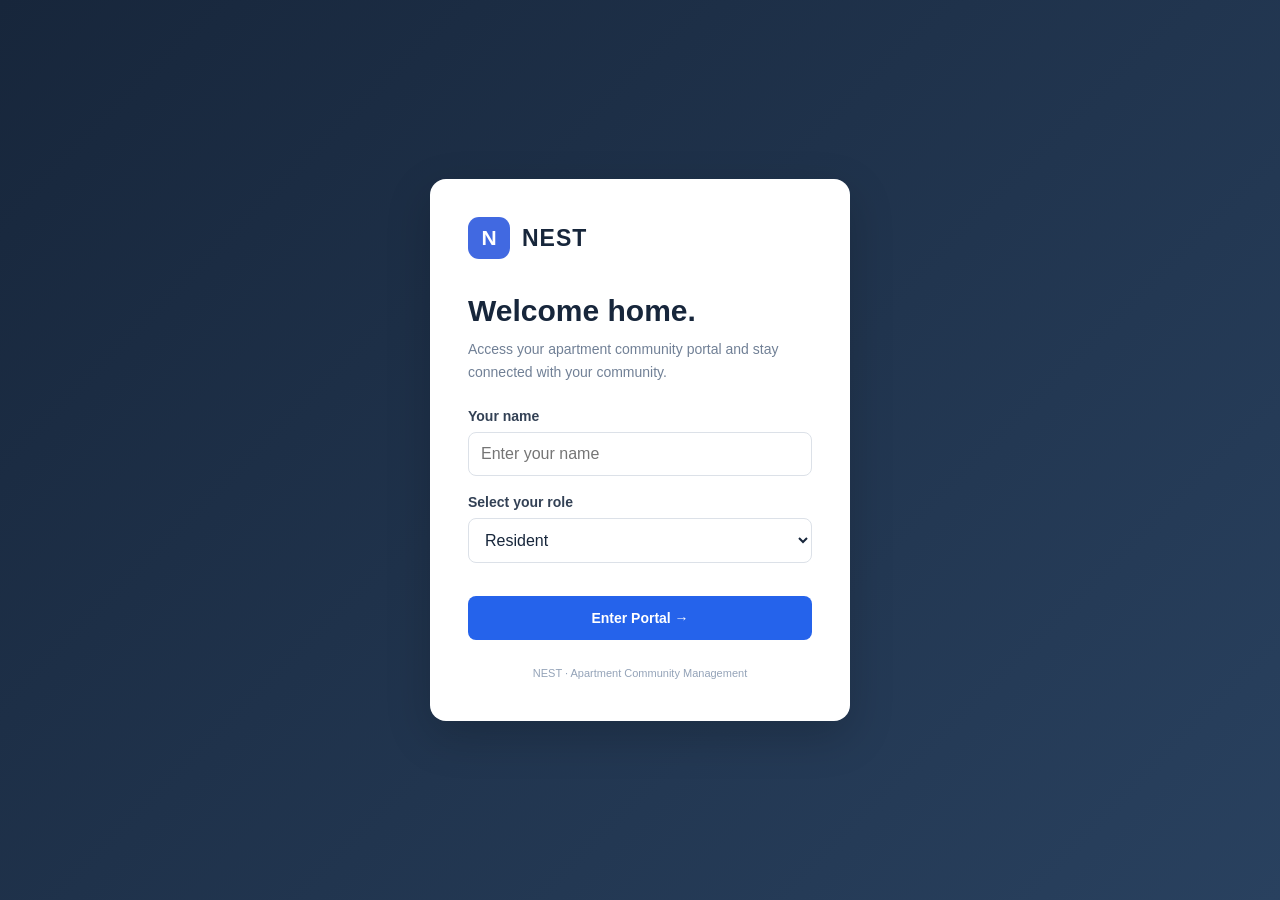
<file: index.html>
<!DOCTYPE html>
<html lang="en">

<head>
    <meta charset="UTF-8">
    <meta name="viewport" content="width=device-width, initial-scale=1.0">

    <meta name="description"
        content="NEST is an apartment community management portal for residents and administrators.">

    <meta name="theme-color" content="#17263B">

    <title>NEST | Apartment Community Portal</title>

    <link rel="stylesheet" href="style.css">
</head>

<body>

    <!-- LOGIN SCREEN -->
    <section id="loginScreen" class="login-screen">

        <div class="login-card">

            <div class="brand">
                <span class="brand-icon">N</span>
                <h2>NEST</h2>
            </div>

            <div class="login-header">
                <h1>Welcome home.</h1>
                <p>
                    Access your apartment community portal
                    and stay connected with your community.
                </p>
            </div>

            <form id="loginForm">

                <div class="form-group">
                    <label for="username">Your name</label>
                    <input
                        type="text"
                        id="username"
                        placeholder="Enter your name"
                        minlength="2"
                        autocomplete="name"
                        required
                    >
                </div>

                <div class="form-group">
                    <label for="userRole">Select your role</label>
                    <select id="userRole" required>
                        <option value="resident">Resident</option>
                        <option value="admin">Administrator</option>
                    </select>
                </div>

                <button type="submit" class="primary-btn">
                    Enter Portal →
                </button>

            </form>

            <p class="login-footer">
                NEST · Apartment Community Management
            </p>

        </div>
    </section>


    <!-- MAIN APPLICATION -->
    <div id="app" class="app hidden">

        <!-- SIDEBAR -->
        <aside class="sidebar">

            <div class="brand">
                <span class="brand-icon">N</span>
                <h2>NEST</h2>
            </div>

            <p class="menu-label">MENU</p>

            <nav id="navigation"></nav>

            <div class="sidebar-footer">

                <button
                    type="button"
                    id="logoutBtn"
                    class="logout-btn"
                >
                    ↪ Logout
                </button>

                <p class="sidebar-version">
                    NEST Portal · Version 2.0
                </p>

            </div>

        </aside>


        <!-- MAIN CONTENT -->
        <main class="main-content">

            <!-- HEADER -->
            <header class="topbar">

                <div class="page-heading">
                    <h2 id="pageTitle">Dashboard</h2>
                    <p>Apartment Community Management</p>
                </div>

                <div class="user-info">

                    <div class="avatar" id="avatar">U</div>

                    <div>
                        <span id="displayName">User</span>
                        <small id="displayRole"></small>
                    </div>

                </div>

            </header>


            <!-- DYNAMIC CONTENT -->
            <section
                id="content"
                class="content"
                aria-live="polite"
            ></section>

        </main>

    </div>


    <script src="app.js"></script>

</body>
</html>
</file>
<file: style.css>
/* =====================================
   NEST - APARTMENT MANAGEMENT PORTAL
   MAIN STYLESHEET
===================================== */

/* 1. GENERAL RESET */

* {
    margin: 0;
    padding: 0;
    box-sizing: border-box;
    font-family: Arial, sans-serif;
}

body {
    background: #F3F5F8;
    color: #17263B;
    min-height: 100vh;
}

.hidden {
    display: none !important;
}

button {
    cursor: pointer;
    border: none;
    transition: 0.2s ease;
}

input, select, textarea {
    font: inherit;
    width: 100%;
    padding: 12px;
    border: 1px solid #DCE1E8;
    border-radius: 8px;
    outline: none;
    background: #FFFFFF;
    color: #17263B;
}

input:focus,
select:focus,
textarea:focus {
    border-color: #4169E1;
    box-shadow: 0 0 0 3px rgba(65, 105, 225, 0.12);
}

button:focus-visible,
input:focus-visible,
select:focus-visible,
textarea:focus-visible {
    outline: 2px solid #2563EB;
    outline-offset: 3px;
}


/* 2. BRANDING */

.brand {
    display: flex;
    align-items: center;
    gap: 12px;
}

.brand h2 {
    font-size: 23px;
    letter-spacing: 1px;
    color: white;
}

.brand-icon {
    width: 42px;
    height: 42px;
    display: grid;
    place-items: center;
    background: #4169E1;
    color: white;
    border-radius: 11px;
    font-size: 21px;
    font-weight: bold;
}


/* 3. LOGIN SCREEN */

.login-screen {
    min-height: 100vh;
    display: flex;
    justify-content: center;
    align-items: center;
    padding: 20px;
    background: linear-gradient(135deg, #17263B, #29415F);
}

.login-card {
    width: 100%;
    max-width: 420px;
    padding: 38px;
    background: white;
    border-radius: 16px;
    box-shadow: 0 15px 45px rgba(0, 0, 0, 0.18);
    animation: fadeUp 0.5s ease;
}

.login-card .brand {
    margin-bottom: 35px;
}

.login-card .brand h2 {
    color: #17263B;
}

.login-header {
    margin-bottom: 25px;
}

.login-card h1 {
    font-size: 30px;
    margin-bottom: 10px;
}

.login-card p {
    color: #718096;
    font-size: 14px;
    line-height: 1.6;
}

.form-group {
    margin-bottom: 18px;
}

.form-group label,
.form-panel label {
    display: block;
    margin-bottom: 8px;
    font-size: 14px;
    font-weight: 600;
    color: #334155;
}

.primary-btn {
    width: 100%;
    padding: 14px;
    margin-top: 15px;
    background: #2563EB;
    color: white;
    border-radius: 8px;
    font-size: 14px;
    font-weight: 600;
}

.primary-btn:hover {
    background: #1D4ED8;
}

.login-footer {
    text-align: center;
    margin-top: 25px;
    font-size: 11px !important;
    color: #94A3B8 !important;
}


/* 4. MAIN APPLICATION */

.app {
    display: flex;
    min-height: 100vh;
}


/* 5. SIDEBAR */

.sidebar {
    width: 245px;
    min-width: 245px;
    background: #17263B;
    color: white;
    padding: 25px 18px;
    display: flex;
    flex-direction: column;
}

.sidebar .brand {
    margin-bottom: 45px;
}

.menu-label {
    color: #94A3B8;
    font-size: 11px;
    font-weight: 600;
    letter-spacing: 1.5px;
    margin-bottom: 15px;
}

.sidebar nav {
    display: flex;
    flex-direction: column;
    gap: 8px;
}

.nav-btn {
    width: 100%;
    padding: 13px;
    text-align: left;
    border-radius: 8px;
    background: transparent;
    color: #CBD5E1;
    font-size: 14px;
}

.nav-btn:hover,
.nav-btn.active {
    background: #29415F;
    color: white;
}

.sidebar-footer {
    margin-top: auto;
}

.logout-btn {
    width: 100%;
    padding: 13px;
    margin-top: 20px;
    color: #FCA5A5;
    background: transparent;
    text-align: left;
    border-radius: 8px;
}

.logout-btn:hover {
    background: rgba(239, 68, 68, 0.12);
}

.sidebar-version {
    font-size: 11px;
    color: #94A3B8;
    padding: 12px 10px;
}


/* 6. MAIN CONTENT */

.main-content {
    flex: 1;
    min-width: 0;
}

.topbar {
    background: white;
    padding: 22px 35px;
    display: flex;
    justify-content: space-between;
    align-items: center;
    border-bottom: 1px solid #E5E7EB;
    position: sticky;
    top: 0;
    z-index: 10;
}

.topbar h2 {
    font-size: 21px;
}

.topbar p {
    color: #8491A3;
    font-size: 13px;
    margin-top: 5px;
}

.user-info {
    display: flex;
    align-items: center;
    gap: 10px;
    font-size: 14px;
    font-weight: 600;
}

.user-info small {
    display: block;
    color: #718096;
    font-size: 11px;
    margin-top: 3px;
    text-transform: capitalize;
}

.avatar {
    width: 40px;
    height: 40px;
    background: #DBEAFE;
    color: #2563EB;
    border-radius: 50%;
    display: grid;
    place-items: center;
    font-weight: bold;
}

.content {
    padding: 30px 35px;
    animation: fadeIn 0.3s ease;
}

.content > h2 {
    font-size: 24px;
    margin-bottom: 8px;
}

.content > p {
    color: #718096;
    font-size: 14px;
}


/* 7. DASHBOARD CARDS */

.cards {
    display: grid;
    grid-template-columns: repeat(3, minmax(0, 1fr));
    gap: 20px;
    margin: 25px 0;
}

.card {
    background: white;
    border: 1px solid #E5E7EB;
    padding: 22px;
    border-radius: 12px;
    transition: 0.2s ease;
}

.card:hover {
    transform: translateY(-3px);
    box-shadow: 0 8px 22px rgba(23, 38, 59, 0.07);
}

.card p {
    color: #718096;
    font-size: 13px;
}

.card h2 {
    font-size: 28px;
    margin-top: 12px;
}


/* 8. PANELS */

.panel {
    background: white;
    padding: 22px;
    border-radius: 12px;
    border: 1px solid #E5E7EB;
    margin-top: 20px;
    min-width: 0;
}

.panel h3 {
    font-size: 17px;
    margin-bottom: 18px;
}

.request-item,
.notice-item {
    padding: 15px 0;
    border-bottom: 1px solid #E5E7EB;
}

.request-item:last-child,
.notice-item:last-child {
    border-bottom: none;
}

.request-item p,
.notice-item p {
    color: #718096;
    font-size: 13px;
    line-height: 1.6;
    margin-top: 6px;
}

.notice-item small {
    display: block;
    margin-top: 8px;
    color: #94A3B8;
}


/* 9. STATUS BADGES */

.status {
    display: inline-block;
    padding: 5px 10px;
    border-radius: 20px;
    font-size: 11px;
    font-weight: 600;
    background: #FEF3C7;
    color: #92400E;
    white-space: nowrap;
}

.status.resolved,
.status.approved,
.status.paid,
.status.occupied {
    background: #DCFCE7;
    color: #166534;
}

.status.in-progress,
.status.vacant {
    background: #DBEAFE;
    color: #1D4ED8;
}

.status.rejected,
.status.unpaid {
    background: #FEE2E2;
    color: #991B1B;
}


/* 10. FORMS */

.form-panel {
    max-width: 650px;
}

.form-panel form {
    display: flex;
    flex-direction: column;
    gap: 8px;
}

.form-panel textarea {
    min-height: 110px;
    resize: vertical;
    line-height: 1.5;
}

.form-panel button {
    max-width: 200px;
}

.form-note {
    margin-top: 12px;
    color: #718096;
    font-size: 12px;
}


/* 11. TABLES */

.table-wrap {
    width: 100%;
    overflow-x: auto;
}

.request-table {
    width: 100%;
    border-collapse: collapse;
}

.request-table th,
.request-table td {
    padding: 14px;
    border-bottom: 1px solid #E5E7EB;
    text-align: left;
    font-size: 13px;
}

.request-table th {
    color: #718096;
    background: #F8FAFC;
    font-weight: 600;
    white-space: nowrap;
}

.request-table tr:hover td {
    background: #F8FAFC;
}

.request-table select {
    min-width: 120px;
    padding: 8px;
}


/* 12. ACTION BUTTONS */

.small-btn {
    padding: 8px 12px;
    border-radius: 6px;
    background: #DBEAFE;
    color: #1D4ED8;
    font-size: 12px;
    font-weight: 600;
}

.small-btn:hover {
    background: #BFDBFE;
}

.small-btn.danger {
    background: #FEE2E2;
    color: #B91C1C;
}

.small-btn.danger:hover {
    background: #FECACA;
}

.small-btn:disabled {
    opacity: 0.5;
    cursor: not-allowed;
}


/* 13. ANIMATIONS */

@keyframes fadeUp {
    from {
        opacity: 0;
        transform: translateY(15px);
    }

    to {
        opacity: 1;
        transform: translateY(0);
    }
}

@keyframes fadeIn {
    from {
        opacity: 0;
    }

    to {
        opacity: 1;
    }
}


/* 14. TABLET RESPONSIVENESS */

@media (max-width: 800px) {

    .sidebar {
        width: 190px;
        min-width: 190px;
    }

    .content {
        padding: 20px;
    }

    .topbar {
        padding: 20px;
    }

    .cards {
        grid-template-columns: repeat(2, minmax(0, 1fr));
    }
}


/* 15. MOBILE RESPONSIVENESS */

@media (max-width: 600px) {

    .app {
        flex-direction: column;
    }

    .sidebar {
        width: 100%;
        min-width: 0;
        padding: 15px;
    }

    .sidebar .brand {
        margin-bottom: 15px;
    }

    .sidebar nav {
        flex-direction: row;
        overflow-x: auto;
        padding-bottom: 8px;
    }

    .nav-btn {
        width: auto;
        white-space: nowrap;
        flex-shrink: 0;
    }

    .sidebar-footer {
        display: flex;
        align-items: center;
        gap: 10px;
    }

    .logout-btn {
        width: auto;
        margin-top: 10px;
    }

    .sidebar-version {
        display: none;
    }

    .topbar {
        padding: 16px;
    }

    .topbar h2 {
        font-size: 18px;
    }

    .user-info {
        font-size: 12px;
    }

    .content {
        padding: 15px;
    }

    .cards {
        grid-template-columns: 1fr;
        gap: 12px;
    }

    .panel {
        padding: 16px;
    }

    .request-table {
        min-width: 600px;
    }

    .login-card {
        padding: 25px;
    }

    .login-card h1 {
        font-size: 26px;
    }
}


/* 16. SMALL SCREENS */

@media (max-width: 360px) {

    .login-card {
        padding: 20px;
    }

    .brand h2 {
        font-size: 20px;
    }

    .topbar {
        padding: 14px;
    }

    .avatar {
        width: 34px;
        height: 34px;
    }
}


/* 17. ACCESSIBILITY */

@media (prefers-reduced-motion: reduce) {

    *,
    *::before,
    *::after {
        scroll-behavior: auto !important;
        animation-duration: 0.01ms !important;
        transition-duration: 0.01ms !important;
    }
}
</file>
